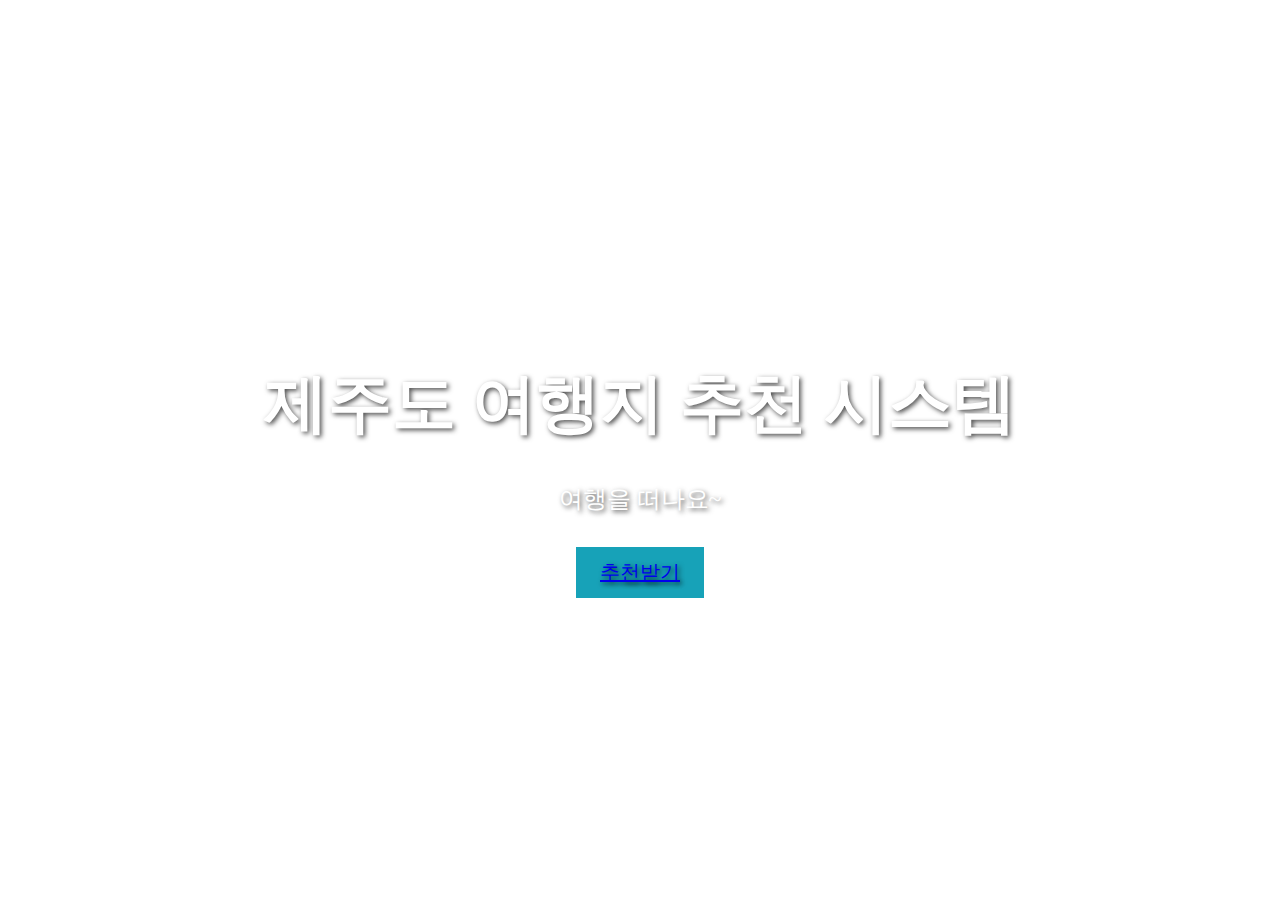
<file: jeju_webpage/templates/home.html>
<!DOCTYPE html>
<html lang="en">
    <head>
        <meta charset="utf-8" />
        <meta name="viewport" content="width=device-width, initial-scale=1, shrink-to-fit=no" />
        <title>Background with Centered Button</title>
        <!-- Core theme CSS (includes Bootstrap)-->
<!--        <link href="css/styles.css" rel="stylesheet" />-->
        <style>
            .masthead {
                position: relative;
                background: url('https://pimg.mk.co.kr/meet/neds/2021/11/image_readbot_2021_1053506_16362360634839726.jpg') no-repeat center center;
                background-size: cover;
                height: 100vh;
                display: flex;
                align-items: center;
                justify-content: center;
                flex-direction: column;
                text-align: center;
                color: white;
                text-shadow: 2px 2px 5px rgba(0, 0, 0, 0.7);
            }
            .masthead h1 {
                font-size: 4rem;
                font-weight: 700;
                margin-bottom: 1rem;
            }
            .masthead h2 {
                font-size: 1.5rem;
                font-weight: 300;
                margin-bottom: 2rem;
            }
            .btn-primary {
                background-color: #17a2b8; /* 원래 버튼 색상 */
                border-color: #17a2b8;
                font-size: 1.25rem;
                padding: 0.75rem 1.5rem;
            }
            .btn-primary:hover {
                background-color: #138496;
                border-color: #138496;
            }
        </style>
    </head>
    <body id="page-top">
        <!-- Masthead-->
        <header class="masthead">
            <h1>제주도 여행지 추천 시스템</h1>
            <h2>여행을 떠나요~</h2>
            <a class="btn btn-primary" href="{{ url_for('user_info') }}">추천받기</a>
        </header>
        <!-- Bootstrap core JS-->
        <script src="https://cdn.jsdelivr.net/npm/bootstrap@5.2.3/dist/js/bootstrap.bundle.min.js"></script>
    </body>
</html>
</file>
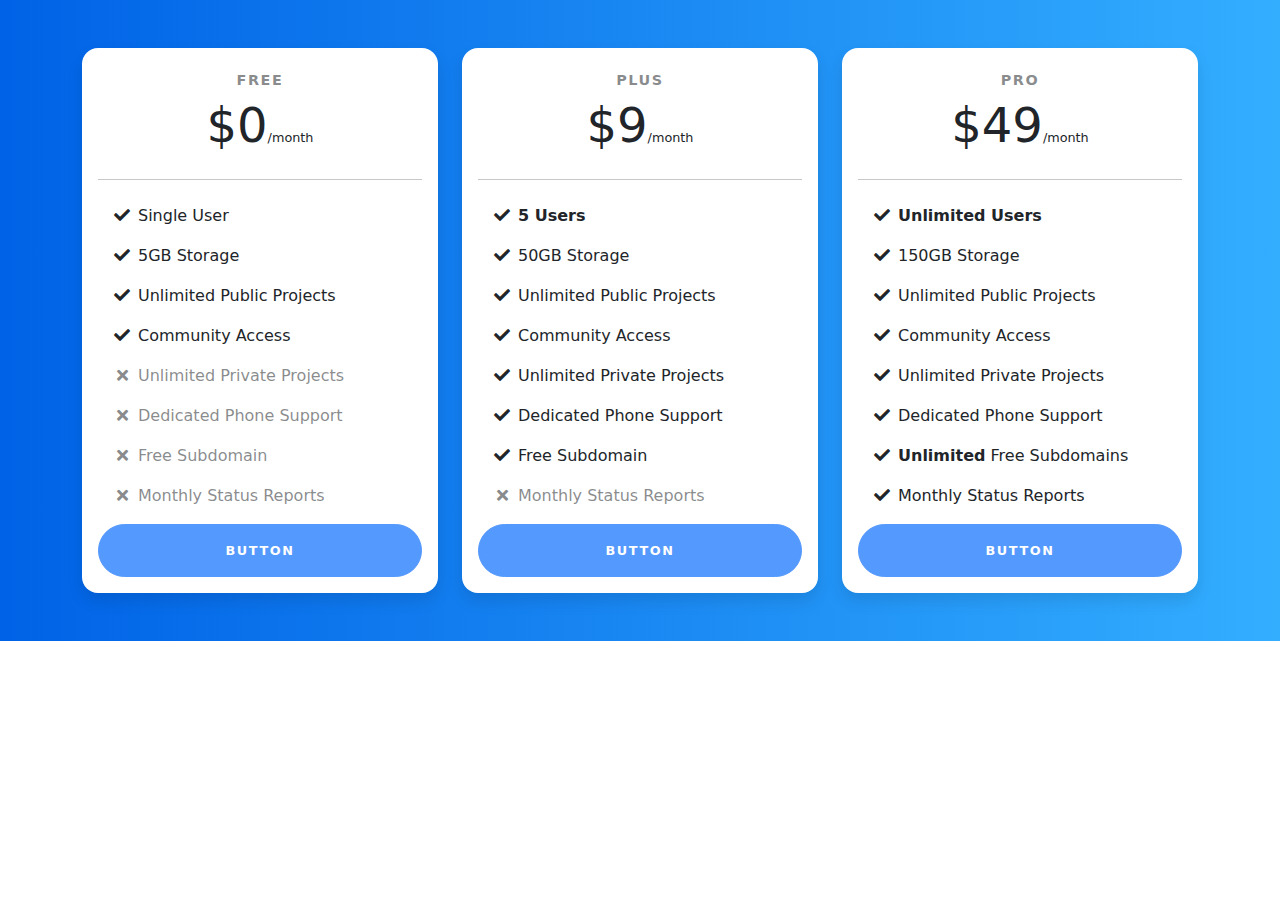
<file: jeju_webpage/templates/results.html>
<!DOCTYPE html>
<html lang="en">
<head>
  <meta charset="UTF-8">
  <meta name="viewport" content="width=device-width, initial-scale=1.0">
  <title>Pricing Plans</title>

  <!-- Bootstrap & FontAwesome -->
  <link rel="stylesheet" href="https://cdnjs.cloudflare.com/ajax/libs/font-awesome/5.15.3/css/all.min.css">
  <link rel="stylesheet" href="https://cdn.jsdelivr.net/npm/bootstrap@5.1.0/dist/css/bootstrap.min.css">

  <!-- Internal CSS -->
  <style>
    section.pricing {
      background: #007bff;
      background: linear-gradient(to right, #0062E6, #33AEFF);
    }

    .pricing .card {
      border: none;
      border-radius: 1rem;
      transition: all 0.2s;
      box-shadow: 0 0.5rem 1rem 0 rgba(0, 0, 0, 0.1);
    }

    .pricing hr {
      margin: 1.5rem 0;
    }

    .pricing .card-title {
      margin: 0.5rem 0;
      font-size: 0.9rem;
      letter-spacing: .1rem;
      font-weight: bold;
    }

    .pricing .card-price {
      font-size: 3rem;
      margin: 0;
    }

    .pricing .card-price .period {
      font-size: 0.8rem;
    }

    .pricing ul li {
      margin-bottom: 1rem;
    }

    .pricing .text-muted {
      opacity: 0.7;
    }

    .pricing .btn {
      font-size: 80%;
      border-radius: 5rem;
      letter-spacing: .1rem;
      font-weight: bold;
      padding: 1rem;
      opacity: 0.7;
      transition: all 0.2s;
    }

    /* Hover Effects on Card */
    @media (min-width: 992px) {
      .pricing .card:hover {
        margin-top: -.25rem;
        margin-bottom: .25rem;
        box-shadow: 0 0.5rem 1rem 0 rgba(0, 0, 0, 0.3);
      }

      .pricing .card:hover .btn {
        opacity: 1;
      }
    }
  </style>
</head>
<body>

<section class="pricing py-5">
  <div class="container">
    <div class="row">
      <!-- Free Tier -->
      <div class="col-lg-4">
        <div class="card mb-5 mb-lg-0">
          <div class="card-body">
            <h5 class="card-title text-muted text-uppercase text-center">Free</h5>
            <h6 class="card-price text-center">$0<span class="period">/month</span></h6>
            <hr>
            <ul class="fa-ul">
              <li><span class="fa-li"><i class="fas fa-check"></i></span>Single User</li>
              <li><span class="fa-li"><i class="fas fa-check"></i></span>5GB Storage</li>
              <li><span class="fa-li"><i class="fas fa-check"></i></span>Unlimited Public Projects</li>
              <li><span class="fa-li"><i class="fas fa-check"></i></span>Community Access</li>
              <li class="text-muted"><span class="fa-li"><i class="fas fa-times"></i></span>Unlimited Private Projects</li>
              <li class="text-muted"><span class="fa-li"><i class="fas fa-times"></i></span>Dedicated Phone Support</li>
              <li class="text-muted"><span class="fa-li"><i class="fas fa-times"></i></span>Free Subdomain</li>
              <li class="text-muted"><span class="fa-li"><i class="fas fa-times"></i></span>Monthly Status Reports</li>
            </ul>
            <div class="d-grid">
              <a href="#" class="btn btn-primary text-uppercase">Button</a>
            </div>
          </div>
        </div>
      </div>
      <!-- Plus Tier -->
      <div class="col-lg-4">
        <div class="card mb-5 mb-lg-0">
          <div class="card-body">
            <h5 class="card-title text-muted text-uppercase text-center">Plus</h5>
            <h6 class="card-price text-center">$9<span class="period">/month</span></h6>
            <hr>
            <ul class="fa-ul">
              <li><span class="fa-li"><i class="fas fa-check"></i></span><strong>5 Users</strong></li>
              <li><span class="fa-li"><i class="fas fa-check"></i></span>50GB Storage</li>
              <li><span class="fa-li"><i class="fas fa-check"></i></span>Unlimited Public Projects</li>
              <li><span class="fa-li"><i class="fas fa-check"></i></span>Community Access</li>
              <li><span class="fa-li"><i class="fas fa-check"></i></span>Unlimited Private Projects</li>
              <li><span class="fa-li"><i class="fas fa-check"></i></span>Dedicated Phone Support</li>
              <li><span class="fa-li"><i class="fas fa-check"></i></span>Free Subdomain</li>
              <li class="text-muted"><span class="fa-li"><i class="fas fa-times"></i></span>Monthly Status Reports</li>
            </ul>
            <div class="d-grid">
              <a href="#" class="btn btn-primary text-uppercase">Button</a>
            </div>
          </div>
        </div>
      </div>
      <!-- Pro Tier -->
      <div class="col-lg-4">
        <div class="card">
          <div class="card-body">
            <h5 class="card-title text-muted text-uppercase text-center">Pro</h5>
            <h6 class="card-price text-center">$49<span class="period">/month</span></h6>
            <hr>
            <ul class="fa-ul">
              <li><span class="fa-li"><i class="fas fa-check"></i></span><strong>Unlimited Users</strong></li>
              <li><span class="fa-li"><i class="fas fa-check"></i></span>150GB Storage</li>
              <li><span class="fa-li"><i class="fas fa-check"></i></span>Unlimited Public Projects</li>
              <li><span class="fa-li"><i class="fas fa-check"></i></span>Community Access</li>
              <li><span class="fa-li"><i class="fas fa-check"></i></span>Unlimited Private Projects</li>
              <li><span class="fa-li"><i class="fas fa-check"></i></span>Dedicated Phone Support</li>
              <li><span class="fa-li"><i class="fas fa-check"></i></span><strong>Unlimited</strong> Free Subdomains</li>
              <li><span class="fa-li"><i class="fas fa-check"></i></span>Monthly Status Reports</li>
            </ul>
            <div class="d-grid">
              <a href="#" class="btn btn-primary text-uppercase">Button</a>
            </div>
          </div>
        </div>
      </div>
    </div>
  </div>
</section>

<!-- Bootstrap JS -->
<script src="https://cdn.jsdelivr.net/npm/bootstrap@5.1.0/dist/js/bootstrap.bundle.min.js"></script>

</body>
</html>
</file>
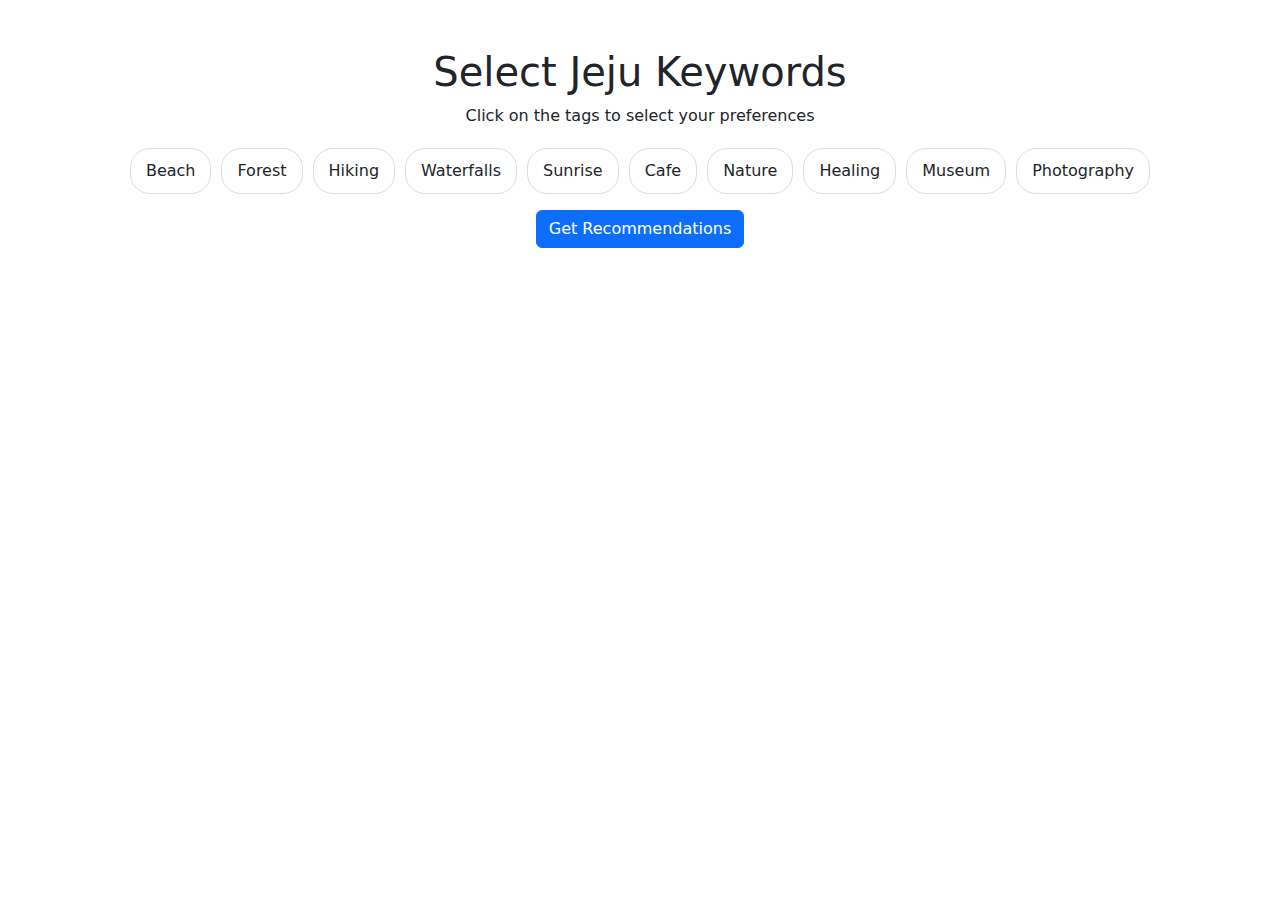
<file: jeju_webpage/templates/tag.html>
<!DOCTYPE html>
<html lang="en">
  <head>
    <meta charset="UTF-8">
    <meta name="viewport" content="width=device-width, initial-scale=1.0">
    <title>Keyword Selector</title>
    <!-- Bootstrap CSS -->
    <link href="https://cdn.jsdelivr.net/npm/bootstrap@5.2.3/dist/css/bootstrap.min.css" rel="stylesheet">
    <style>
      .tag-container {
        display: flex;
        flex-wrap: wrap;
        gap: 10px;
        justify-content: center;
        margin-top: 20px;
      }
      .tag {
        padding: 10px 15px;
        border-radius: 20px;
        border: 1px solid #ddd;
        cursor: pointer;
        transition: all 0.3s;
      }
      .tag:hover {
        background-color: #f0f0f0;
      }
      .tag.selected {
        background-color: #007bff;
        color: white;
        border-color: #007bff;
      }
      .result-container {
        margin-top: 20px;
        text-align: center;
      }
    </style>
  </head>
  <body>
    <div class="container">
      <h1 class="text-center mt-5">Select Jeju Keywords</h1>
      <p class="text-center">Click on the tags to select your preferences</p>

      <!-- Tag Container -->
      <div class="tag-container">
        <!-- Tags will be dynamically generated here -->
      </div>

      <!-- Submit Button -->
      <div class="text-center mt-3">
        <button id="submitButton" class="btn btn-primary">Get Recommendations</button>
      </div>

      <!-- Result Container -->
      <div class="result-container">
        <h3 id="resultTitle" class="d-none">Recommended Places:</h3>
        <ul id="recommendationList" class="list-unstyled"></ul>
      </div>
    </div>

    <!-- JavaScript -->
    <script>
      // Keywords and Recommendations
      const keywords = [
        "Beach", "Forest", "Hiking", "Waterfalls", "Sunrise",
        "Cafe", "Nature", "Healing", "Museum", "Photography",
      ];
      const recommendations = {
        Beach: ["Hamdeok Beach", "Hyeopjae Beach"],
        Forest: ["Bijarim Forest", "Gotjawal Forest"],
        Hiking: ["Hallasan Trail", "Olle Trail"],
        Waterfalls: ["Cheonjiyeon Falls", "Jeongbang Falls"],
        Sunrise: ["Seongsan Ilchulbong", "Gwangchigi Beach"],
        Cafe: ["Aewol Cafe Street", "Bomnal Cafe"],
        Nature: ["Udo Island", "Seongsan Ilchulbong"],
        Healing: ["Jeju Stone Park", "Healing Forest"],
        Museum: ["O’sulloc Tea Museum", "Jeju Folk Village"],
        Photography: ["Spirited Garden", "Camellia Hill"],
      };

      const selectedKeywords = new Set();

      // Generate tags dynamically
      const tagContainer = document.querySelector(".tag-container");
      keywords.forEach((keyword) => {
        const tag = document.createElement("div");
        tag.classList.add("tag");
        tag.textContent = keyword;
        tag.addEventListener("click", () => toggleKeywordSelection(tag, keyword));
        tagContainer.appendChild(tag);
      });

      // Toggle selection of tags
      function toggleKeywordSelection(tagElement, keyword) {
        if (selectedKeywords.has(keyword)) {
          selectedKeywords.delete(keyword);
          tagElement.classList.remove("selected");
        } else {
          selectedKeywords.add(keyword);
          tagElement.classList.add("selected");
        }
      }

      // Handle recommendation generation
      document.getElementById("submitButton").addEventListener("click", () => {
        const resultTitle = document.getElementById("resultTitle");
        const recommendationList = document.getElementById("recommendationList");

        recommendationList.innerHTML = ""; // Clear previous recommendations
        if (selectedKeywords.size > 0) {
          resultTitle.classList.remove("d-none");

          // Generate recommendations
          selectedKeywords.forEach((keyword) => {
            const places = recommendations[keyword] || [];
            places.forEach((place) => {
              const listItem = document.createElement("li");
              listItem.textContent = place;
              recommendationList.appendChild(listItem);
            });
          });
        } else {
          resultTitle.classList.add("d-none");
          alert("Please select at least one keyword!");
        }
      });
    </script>
  </body>
</html>
</file>
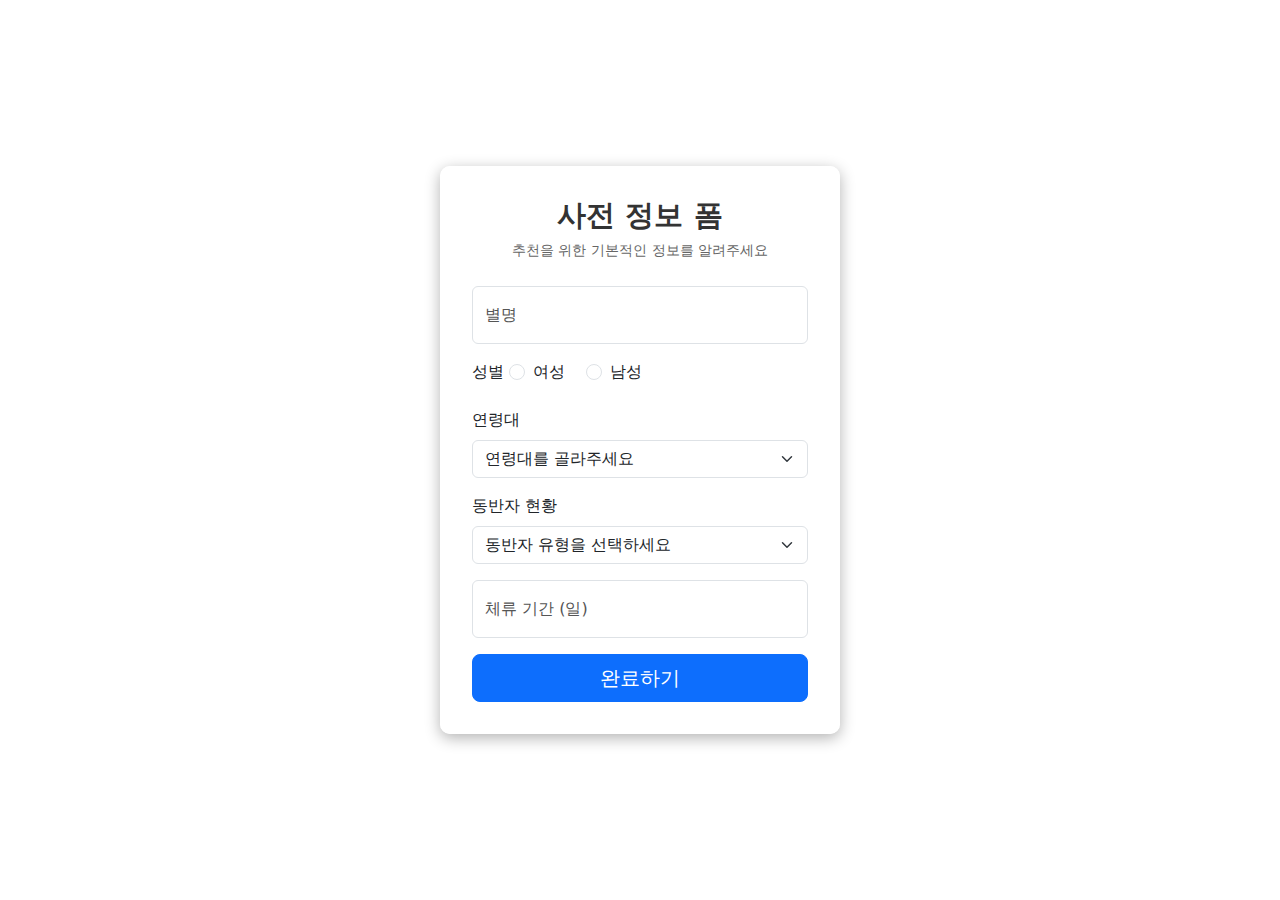
<file: jeju_webpage/templates/user_info.html>
<!DOCTYPE html>
<html lang="ko">
<head>
    <meta charset="UTF-8">
    <meta name="viewport" content="width=device-width, initial-scale=1.0">
    <title>사전 정보 폼</title>
    <!-- Bootstrap CSS -->
    <link href="https://cdn.jsdelivr.net/npm/bootstrap@5.2.3/dist/css/bootstrap.min.css" rel="stylesheet">
    <style>
        body {
            background: url('https://www.agoda.com/wp-content/uploads/2024/04/Featured-image-Seopjikoji-Jeju-Island-South-Korea-1244x700.jpg') no-repeat center center fixed;
            background-size: cover;
            height: 100vh;
            margin: 0;
            display: flex;
            justify-content: center;
            align-items: center;
        }
        .form-container {
            background: rgba(255, 255, 255, 0.9);
            padding: 2rem;
            border-radius: 10px;
            box-shadow: 0 4px 15px rgba(0, 0, 0, 0.3);
            max-width: 400px;
            width: 100%;
        }
        h1 {
            font-size: 1.8rem;
            font-weight: 600;
            color: #333;
        }
        p {
            font-size: 0.9rem;
            color: #666;
        }
        .form-floating label {
            color: #555;
        }
        button {
            font-size: 1rem;
            padding: 0.6rem 1.5rem;
        }
    </style>
</head>
<body>
    <div class="form-container">
        <div class="text-center mb-4">
            <h1>사전 정보 폼</h1>
            <p>추천을 위한 기본적인 정보를 알려주세요</p>
        </div>

        <!-- Flask 엔드포인트로 데이터 전송 -->
        <form id="contactForm" action="{{ url_for('user_info') }}" method="post">
            <!-- Name Input -->
            <div class="form-floating mb-3">
                <input class="form-control" id="nickname" name="nickname" type="text" placeholder="별명" required />
                <label for="nickname">별명</label>
            </div>

            <!-- Gender Toggle -->
            <div class="mb-3">
                <label class="form-label">성별</label>
                <div class="form-check form-check-inline">
                    <input class="form-check-input" type="radio" name="gender" id="female" value="Female" required>
                    <label class="form-check-label" for="female">여성</label>
                </div>
                <div class="form-check form-check-inline">
                    <input class="form-check-input" type="radio" name="gender" id="male" value="Male" required>
                    <label class="form-check-label" for="male">남성</label>
                </div>
            </div>

            <!-- Age Range Dropdown -->
            <div class="mb-3">
                <label class="form-label" for="ageRange">연령대</label>
                <select class="form-select" id="ageRange" name="age" required>
                    <option value="">연령대를 골라주세요</option>
                    <option value="20s">20대</option>
                    <option value="30s">30대</option>
                    <option value="40s">40대</option>
                    <option value="50s">50대</option>
                    <option value="60s">60대</option>
                </select>
            </div>

            <!-- 동반자 현황 선택 -->
            <div class="mb-3">
                <label class="form-label" for="companion">동반자 현황</label>
                <select class="form-select" id="companion" name="companion" required>
                    <option value="">동반자 유형을 선택하세요</option>
                    <option value="2인 가족 여행">2인 가족 여행</option>
                    <option value="2인 여행(가족 외)">2인 여행(친구, 연인 등)</option>
                    <option value="자녀 동반 여행">자녀 동반 여행</option>
                    <option value="나홀로 여행">나홀로 여행</option>
                    <option value="부모 동반 여행">부모 동반 여행</option>
                    <option value="기타">기타</option>
                </select>
            </div>

            <!-- 체류 기간 입력 -->
            <div class="form-floating mb-3">
                <input class="form-control" id="stayDuration" name="stay_duration" type="number" min="1" placeholder="체류 기간(일)" required />
                <label for="stayDuration">체류 기간 (일)</label>
            </div>

            <!-- Submit Button -->
            <div class="d-grid">
                <button class="btn btn-primary btn-lg" type="submit">완료하기</button>
            </div>
        </form>
    </div>

    <!-- Bootstrap JS -->
    <script src="https://cdn.jsdelivr.net/npm/bootstrap@5.2.3/dist/js/bootstrap.bundle.min.js"></script>
</body>
</html>
</file>
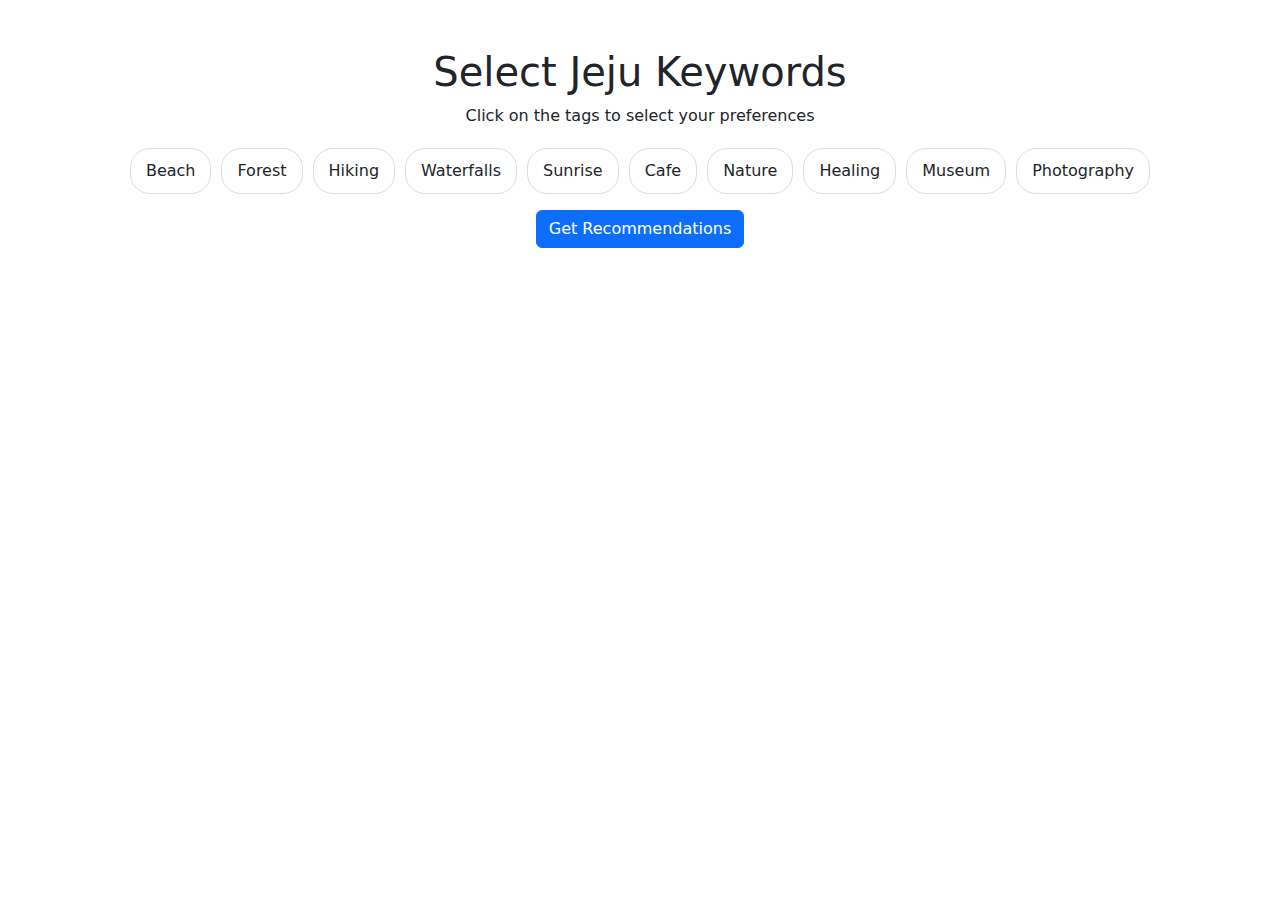
<file: project_JEJU/jeju_webpage/templates/tag.html>
<!DOCTYPE html>
<html lang="en">
  <head>
    <meta charset="UTF-8">
    <meta name="viewport" content="width=device-width, initial-scale=1.0">
    <title>Keyword Selector</title>
    <!-- Bootstrap CSS -->
    <link href="https://cdn.jsdelivr.net/npm/bootstrap@5.2.3/dist/css/bootstrap.min.css" rel="stylesheet">
    <style>
      .tag-container {
        display: flex;
        flex-wrap: wrap;
        gap: 10px;
        justify-content: center;
        margin-top: 20px;
      }
      .tag {
        padding: 10px 15px;
        border-radius: 20px;
        border: 1px solid #ddd;
        cursor: pointer;
        transition: all 0.3s;
      }
      .tag:hover {
        background-color: #f0f0f0;
      }
      .tag.selected {
        background-color: #007bff;
        color: white;
        border-color: #007bff;
      }
      .result-container {
        margin-top: 20px;
        text-align: center;
      }
    </style>
  </head>
  <body>
    <div class="container">
      <h1 class="text-center mt-5">Select Jeju Keywords</h1>
      <p class="text-center">Click on the tags to select your preferences</p>

      <!-- Tag Container -->
      <div class="tag-container">
        <!-- Tags will be dynamically generated here -->
      </div>

      <!-- Submit Button -->
      <div class="text-center mt-3">
        <button id="submitButton" class="btn btn-primary">Get Recommendations</button>
      </div>

      <!-- Result Container -->
      <div class="result-container">
        <h3 id="resultTitle" class="d-none">Recommended Places:</h3>
        <ul id="recommendationList" class="list-unstyled"></ul>
      </div>
    </div>

    <!-- JavaScript -->
    <script>
      // Keywords and Recommendations
      const keywords = [
        "Beach", "Forest", "Hiking", "Waterfalls", "Sunrise",
        "Cafe", "Nature", "Healing", "Museum", "Photography",
      ];
      const recommendations = {
        Beach: ["Hamdeok Beach", "Hyeopjae Beach"],
        Forest: ["Bijarim Forest", "Gotjawal Forest"],
        Hiking: ["Hallasan Trail", "Olle Trail"],
        Waterfalls: ["Cheonjiyeon Falls", "Jeongbang Falls"],
        Sunrise: ["Seongsan Ilchulbong", "Gwangchigi Beach"],
        Cafe: ["Aewol Cafe Street", "Bomnal Cafe"],
        Nature: ["Udo Island", "Seongsan Ilchulbong"],
        Healing: ["Jeju Stone Park", "Healing Forest"],
        Museum: ["O’sulloc Tea Museum", "Jeju Folk Village"],
        Photography: ["Spirited Garden", "Camellia Hill"],
      };

      const selectedKeywords = new Set();

      // Generate tags dynamically
      const tagContainer = document.querySelector(".tag-container");
      keywords.forEach((keyword) => {
        const tag = document.createElement("div");
        tag.classList.add("tag");
        tag.textContent = keyword;
        tag.addEventListener("click", () => toggleKeywordSelection(tag, keyword));
        tagContainer.appendChild(tag);
      });

      // Toggle selection of tags
      function toggleKeywordSelection(tagElement, keyword) {
        if (selectedKeywords.has(keyword)) {
          selectedKeywords.delete(keyword);
          tagElement.classList.remove("selected");
        } else {
          selectedKeywords.add(keyword);
          tagElement.classList.add("selected");
        }
      }

      // Handle recommendation generation
      document.getElementById("submitButton").addEventListener("click", () => {
        const resultTitle = document.getElementById("resultTitle");
        const recommendationList = document.getElementById("recommendationList");

        recommendationList.innerHTML = ""; // Clear previous recommendations
        if (selectedKeywords.size > 0) {
          resultTitle.classList.remove("d-none");

          // Generate recommendations
          selectedKeywords.forEach((keyword) => {
            const places = recommendations[keyword] || [];
            places.forEach((place) => {
              const listItem = document.createElement("li");
              listItem.textContent = place;
              recommendationList.appendChild(listItem);
            });
          });
        } else {
          resultTitle.classList.add("d-none");
          alert("Please select at least one keyword!");
        }
      });
    </script>
  </body>
</html>
</file>
